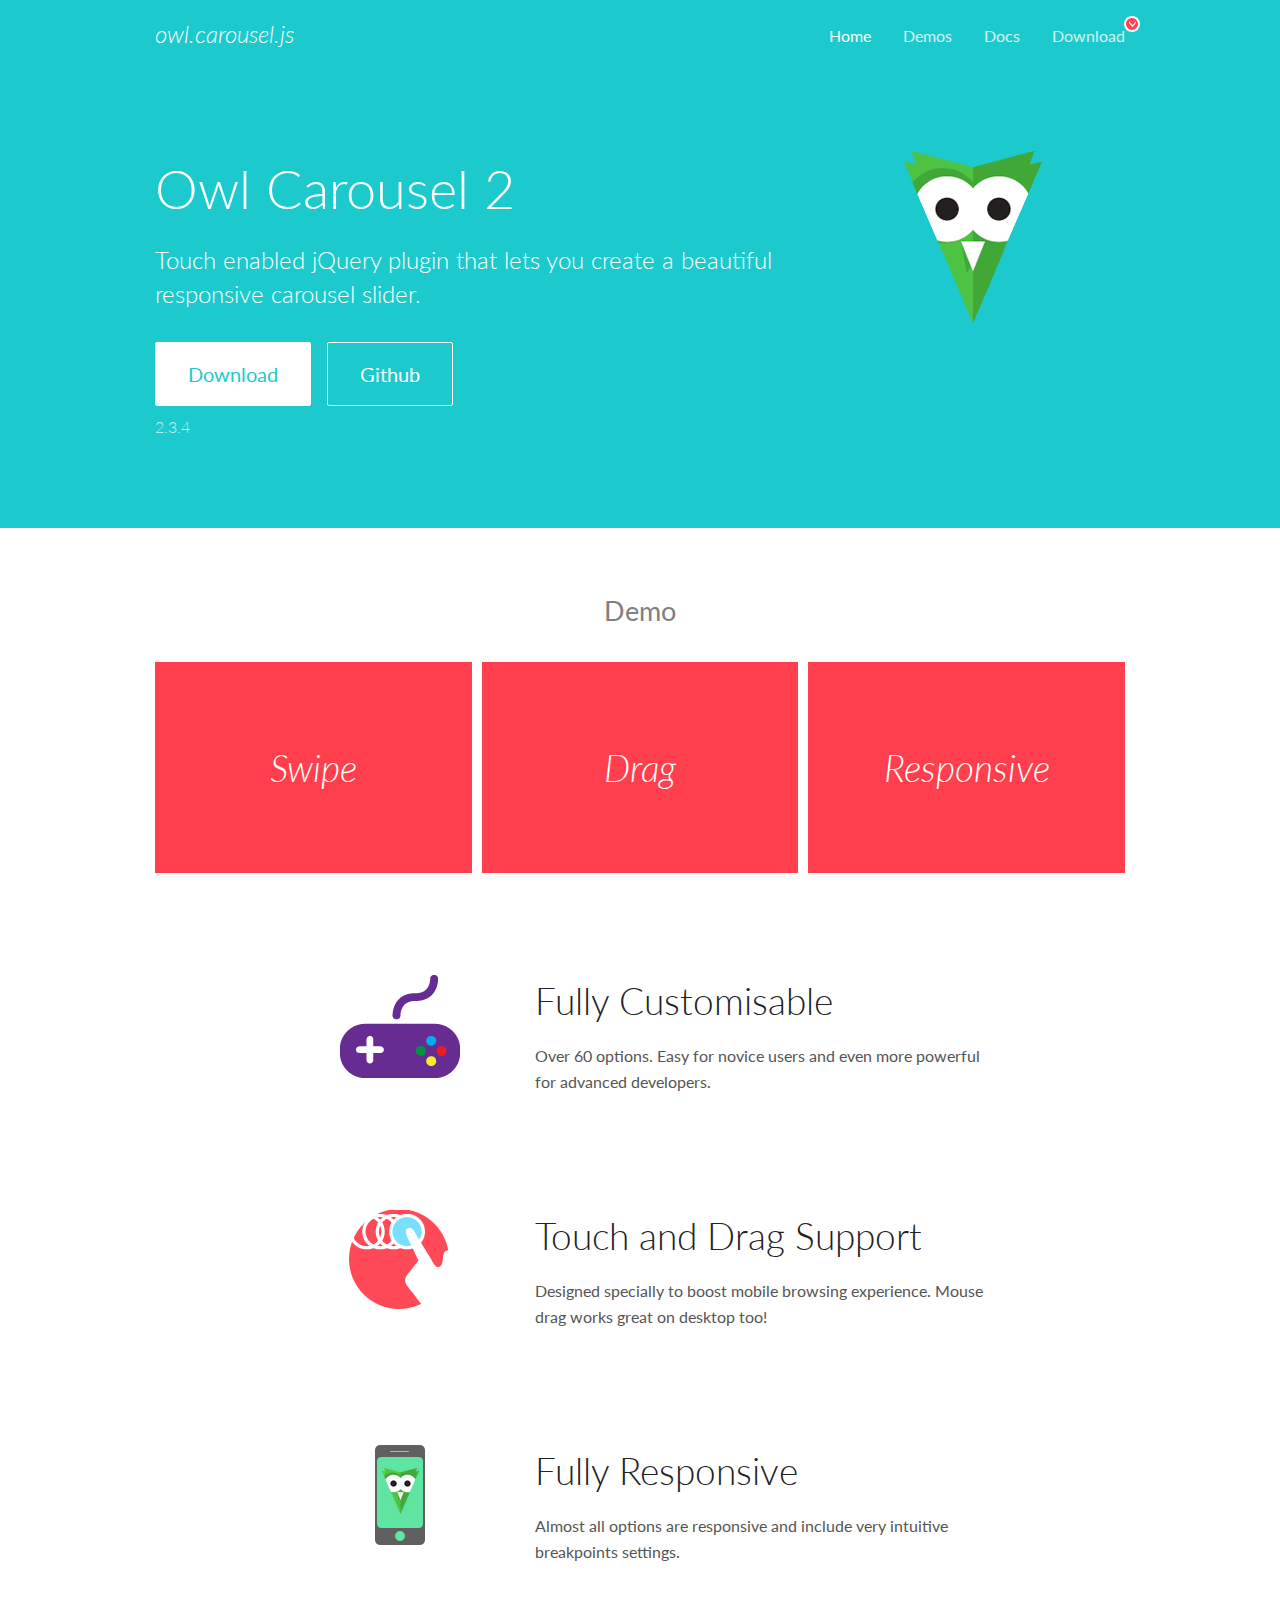
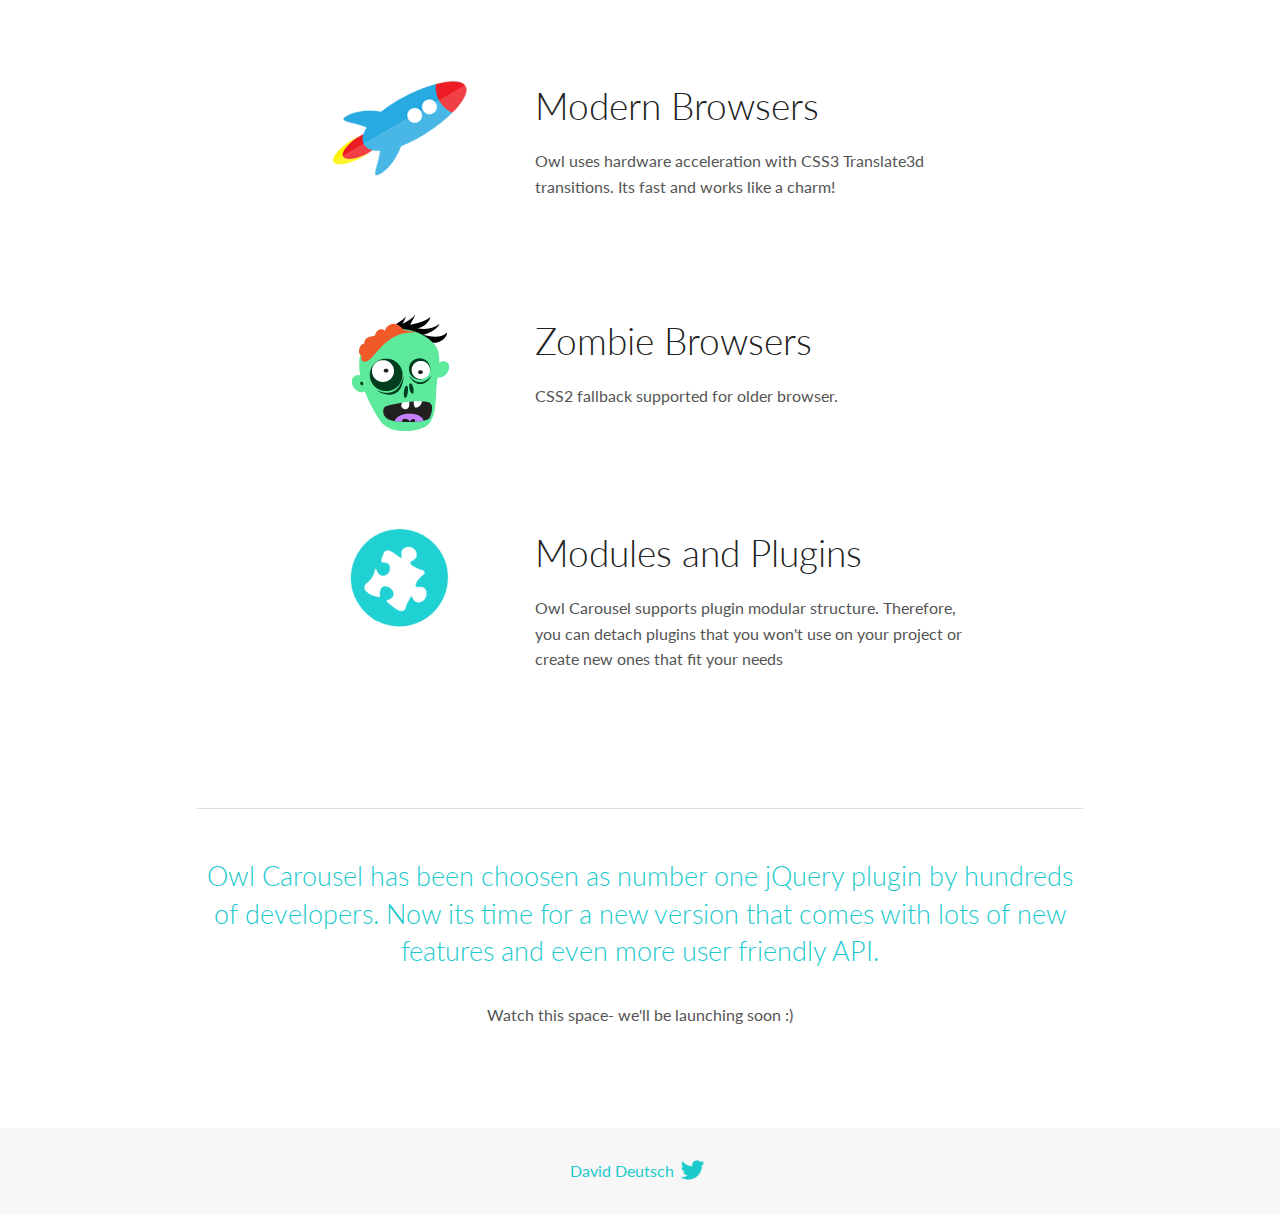
<file: OwlCarousel2-2.3.4/docs/index.html>
<!DOCTYPE html>
<html lang="en">
  <head>

    <!-- head -->
    <meta charset="utf-8">
    <meta name="msapplication-tap-highlight" content="no" />
    <meta name="viewport" content="width=device-width, initial-scale=1.0" />
    <meta name="description" content="Touch enabled jQuery plugin that lets you create beautiful responsive carousel slider.">
    <meta name="author" content="David Deutsch">
    <title>
      Home | Owl Carousel | 2.3.4
    </title>

    <!-- Stylesheets -->
    <link href='https://fonts.googleapis.com/css?family=Lato:300,400,700,400italic,300italic' rel='stylesheet' type='text/css'>
    <link rel="stylesheet" href="assets/css/docs.theme.min.css">

    <!-- Owl Stylesheets -->
    <link rel="stylesheet" href="assets/owlcarousel/assets/owl.carousel.min.css">
    <link rel="stylesheet" href="assets/owlcarousel/assets/owl.theme.default.min.css">

    <!-- HTML5 shim and Respond.js IE8 support of HTML5 elements and media queries -->

    <!--[if lt IE 9]>
      <script src="https://oss.maxcdn.com/libs/html5shiv/3.7.0/html5shiv.js"></script>
      <script src="https://oss.maxcdn.com/libs/respond.js/1.3.0/respond.min.js"></script>
    <![endif]-->

    <!-- Favicons -->
    <link rel="apple-touch-icon-precomposed" sizes="144x144" href="assets/ico/apple-touch-icon-144-precomposed.png">
    <link rel="shortcut icon" href="assets/ico/favicon.png">
    <link rel="shortcut icon" href="favicon.ico">

    <!-- Yeah i know js should not be in header. Its required for demos.-->

    <!-- javascript -->
    <script src="assets/vendors/jquery.min.js"></script>
    <script src="assets/owlcarousel/owl.carousel.js"></script>
  </head>
  <body>

    <!-- header -->
    <header class="header">
      <div class="row">
        <div class="large-12 columns">
          <div class="brand left">
            <h3>
              <a href="/OwlCarousel2/">owl.carousel.js</a> 
            </h3>
          </div>
          <a id="toggle-nav" class="right">
            <span></span> <span></span> <span></span> 
          </a> 
          <div class="nav-bar">
            <ul class="clearfix">
              <li class="active">
                <a href="/OwlCarousel2/index.html">Home</a> 
              </li>
              <li> <a href="/OwlCarousel2/demos/demos.html">Demos</a>  </li>
              <li> <a href="/OwlCarousel2/docs/started-welcome.html">Docs</a>  </li>
              <li>
                <a href="https://github.com/OwlCarousel2/OwlCarousel2/archive/2.3.4.zip">Download</a> 
                <span class="download"></span> 
              </li>
            </ul>
          </div>
        </div>
      </div>
    </header>

    <!-- home panel -->
    <section id="hero">
      <div class="row">
        <div class="large-8 medium-8 columns">
          <h1>Owl Carousel 2</h1>
          <h4>Touch enabled jQuery plugin that lets you create a beautiful responsive carousel slider.</h4>
          <a href="https://github.com/OwlCarousel2/OwlCarousel2/archive/2.3.4.zip" class="hero-button">Download</a> 
          <a href="https://github.com/OwlCarousel2/OwlCarousel2" class="hero-button outline">Github</a> 
          <p>2.3.4</p>
        </div>
        <div class="large-4 medium-4 columns">
          <img class="owl-logo" src="assets/img/owl-logo.png" alt="mr. Owl">
        </div>
      </div>
    </section>

    <!-- body -->
    <div class="home-demo">
      <div class="row">
        <div class="large-12 columns">
          <h3>Demo</h3>
          <div class="owl-carousel">
            <div class="item">
              <h2>Swipe</h2>
            </div>
            <div class="item">
              <h2>Drag</h2>
            </div>
            <div class="item">
              <h2>Responsive</h2>
            </div>
            <div class="item">
              <h2>CSS3</h2>
            </div>
            <div class="item">
              <h2>Fast</h2>
            </div>
            <div class="item">
              <h2>Easy</h2>
            </div>
            <div class="item">
              <h2>Free</h2>
            </div>
            <div class="item">
              <h2>Upgradable</h2>
            </div>
            <div class="item">
              <h2>Tons of options</h2>
            </div>
            <div class="item">
              <h2>Infinity</h2>
            </div>
            <div class="item">
              <h2>Auto Width</h2>
            </div>
          </div>
        </div>
      </div>
    </div>
    <script>
      var owl = $('.owl-carousel');
      owl.owlCarousel({
        margin: 10,
        loop: true,
        responsive: {
          0: {
            items: 1
          },
          600: {
            items: 2
          },
          1000: {
            items: 3
          }
        }
      })
    </script>

    <!-- features -->
    <div id="features">
      <div class="row">
        <div class="small-12 medium-9 small-centered columns">
          <section class="row feature">
            <div class="medium-4 small-12 columns">
              <img src="assets/img/feature-options.png" alt="">
            </div>
            <div class="medium-8 small-12 columns">
              <h2>Fully Customisable</h2>
              <p>Over 60 options. Easy for novice users and even more powerful for advanced developers.</p>
            </div>
          </section>
          <section class="row feature">
            <div class="medium-4 small-12 columns">
              <img src="assets/img/feature-drag.png" alt="">
            </div>
            <div class="medium-8 small-12 columns">
              <h2>Touch and Drag Support</h2>
              <p>Designed specially to boost mobile browsing experience. Mouse drag works great on desktop too!</p>
            </div>
          </section>
          <section class="row feature">
            <div class="medium-4 small-12 columns">
              <img src="assets/img/feature-responsive.png" alt="">
            </div>
            <div class="medium-8 small-12 columns">
              <h2>Fully Responsive</h2>
              <p>Almost all options are responsive and include very intuitive breakpoints settings.</p>
            </div>
          </section>
          <section class="row feature">
            <div class="medium-4 small-12 columns">
              <img src="assets/img/feature-modern.png" alt="">
            </div>
            <div class="medium-8 small-12 columns">
              <h2>Modern Browsers</h2>
              <p>Owl uses hardware acceleration with CSS3 Translate3d transitions. Its fast and works like a charm! </p>
            </div>
          </section>
          <section class="row feature">
            <div class="medium-4 small-12 columns">
              <img src="assets/img/feature-zombie.png" alt="">
            </div>
            <div class="medium-8 small-12 columns">
              <h2>Zombie Browsers</h2>
              <p>CSS2 fallback supported for older browser.</p>
            </div>
          </section>
          <section class="row feature">
            <div class="medium-4 small-12 columns">
              <img src="assets/img/feature-module.png" alt="">
            </div>
            <div class="medium-8 small-12 columns">
              <h2>Modules and Plugins</h2>
              <p>Owl Carousel supports plugin modular structure. Therefore, you can detach plugins that you won&#x27;t use on your project or create new ones that fit your needs</p>
            </div>
          </section>
        </div>
      </div>
    </div>

    <!-- footer -->
    <section id="teaser-text">
      <div class="row">
        <div class="small-12 medium-11 small-centered columns">
          <hr>
          <h3 id="owl-carousel-has-been-choosen-as-number-one-jquery-plugin-by-hundreds-of-developers-now-its-time-for-a-new-version-that-comes-with-lots-of-new-features-and-even-more-user-friendly-api-">Owl Carousel has been choosen as number one jQuery plugin by hundreds of developers. Now its time for a new version that comes with lots of new features and even more user friendly API.</h3>
          <p>Watch this space- we&#39;ll be launching soon :)</p>
        </div>
      </div>
    </section>

    <!-- footer -->
    <footer class="footer">
      <div class="row">
        <div class="large-12 columns">
          <h5>
            <a href="/OwlCarousel2/docs/support-contact.html">David Deutsch</a> 
            <a id="custom-tweet-button" href="https://twitter.com/share?url=https://github.com/OwlCarousel2/OwlCarousel2&text=Owl Carousel - This is so awesome! " target="_blank"></a> 
          </h5>
        </div>
      </div>
    </footer>

    <!-- vendors -->
    <script src="assets/vendors/highlight.js"></script>
    <script src="assets/js/app.js"></script>
  </body>
</html>
</file>
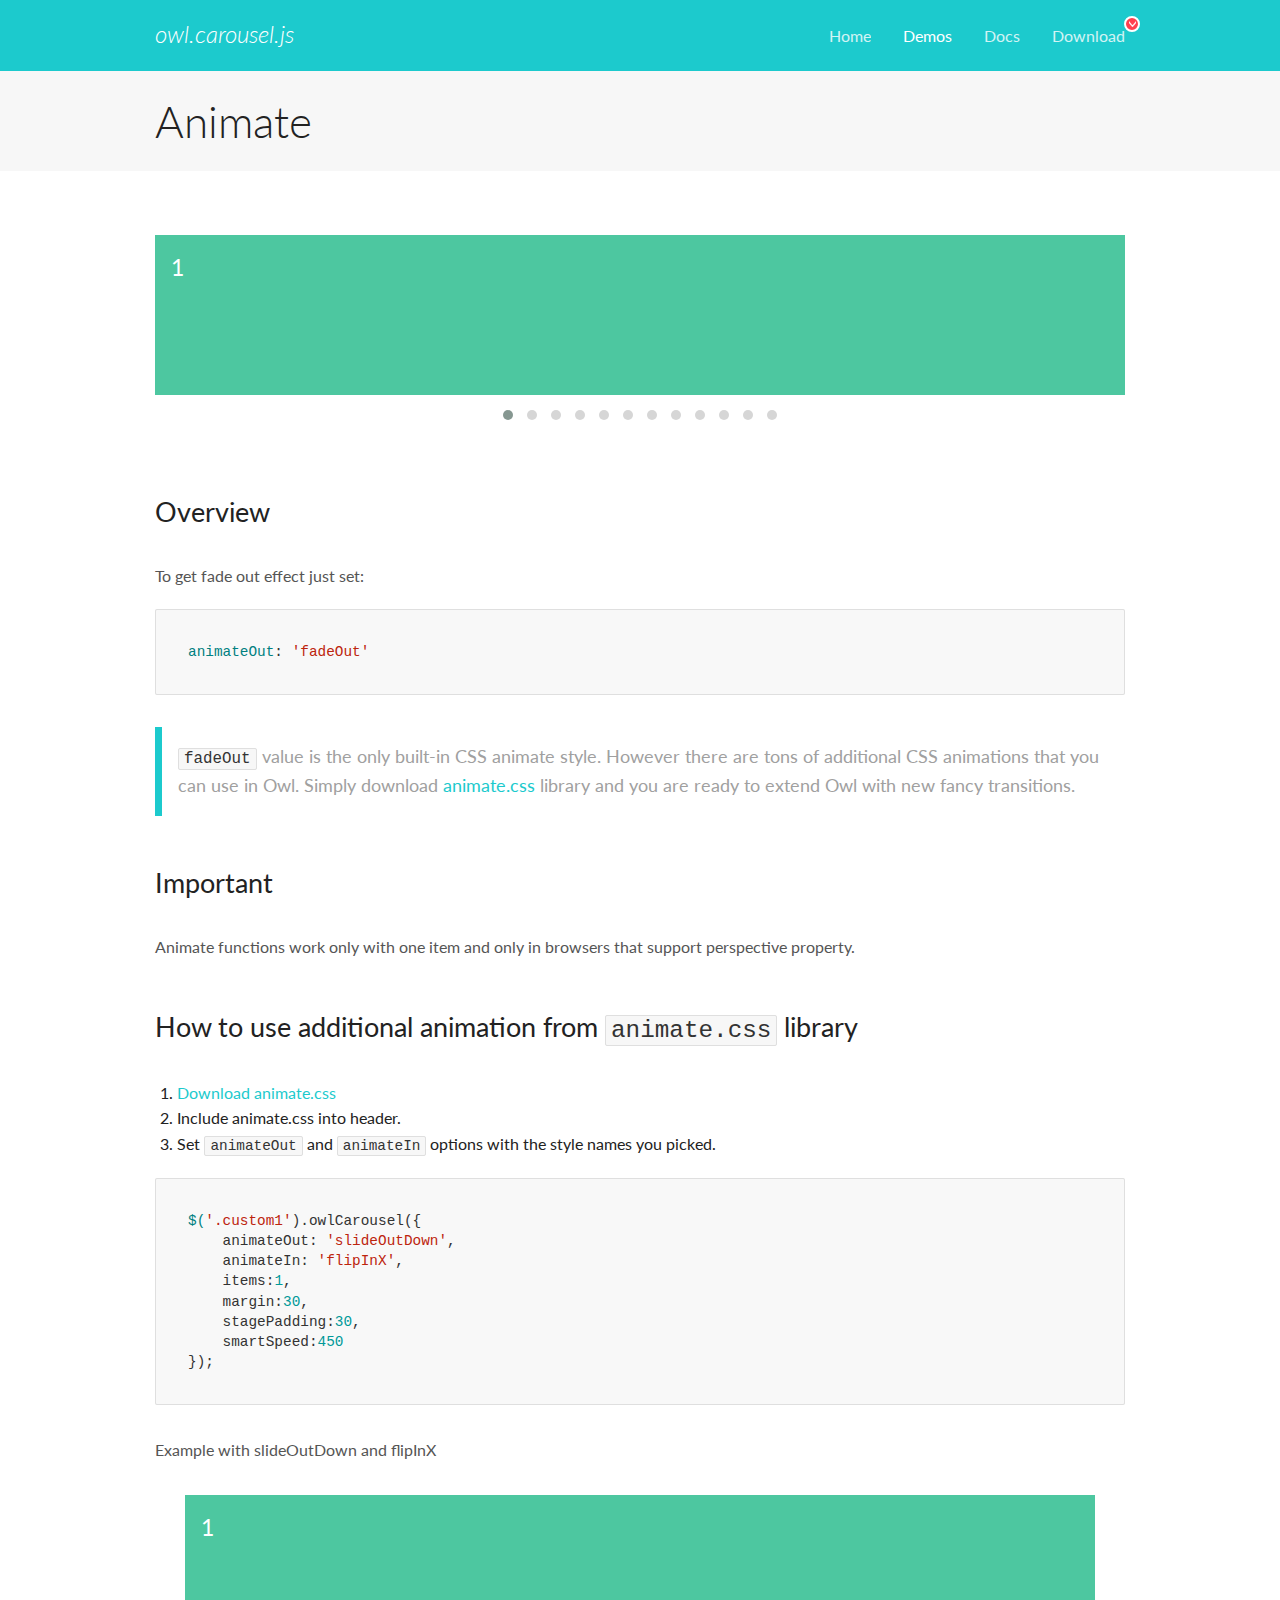
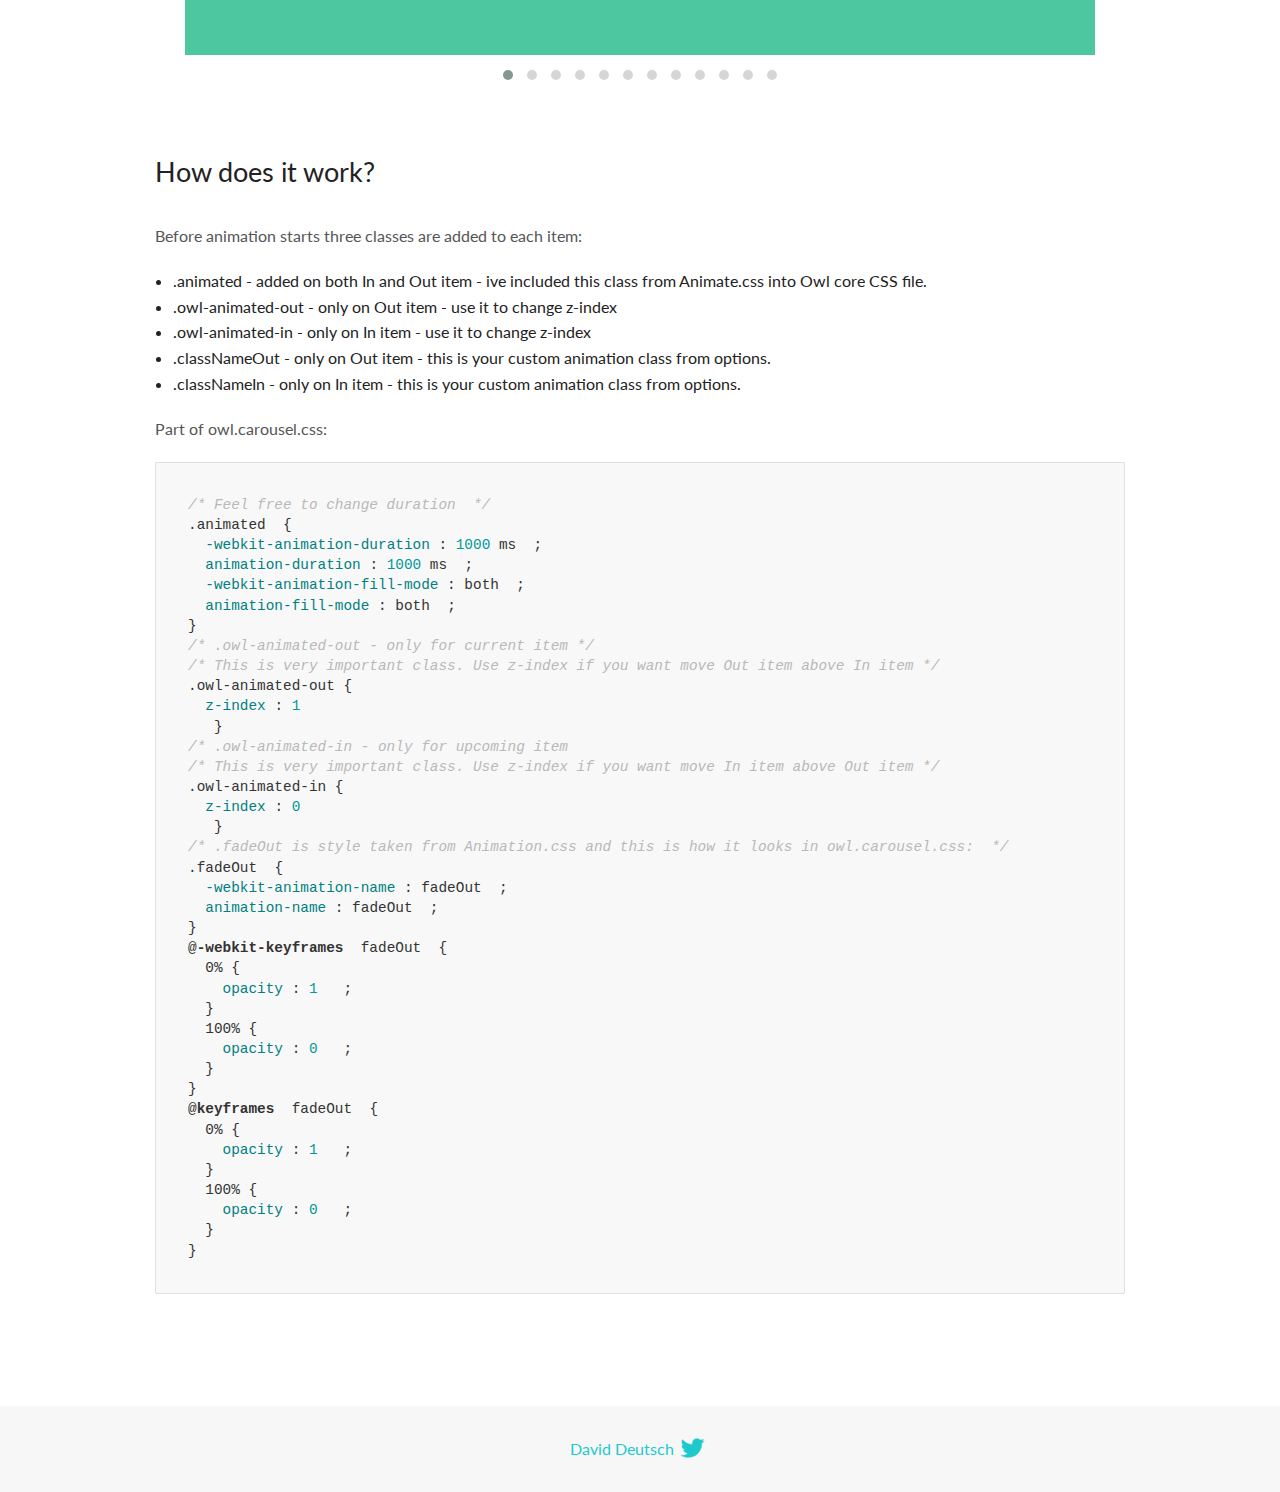
<file: OwlCarousel2-2.3.4/docs/demos/animate.html>
<!DOCTYPE html>
<html lang="en">
  <head>

    <!-- head -->
    <meta charset="utf-8">
    <meta name="msapplication-tap-highlight" content="no" />
    <meta name="viewport" content="width=device-width, initial-scale=1.0" />
    <meta name="description" content="Animate carousel">
    <meta name="author" content="David Deutsch">
    <title>
      Animate Demo | Owl Carousel | 2.3.4
    </title>

    <!-- Stylesheets -->
    <link href='https://fonts.googleapis.com/css?family=Lato:300,400,700,400italic,300italic' rel='stylesheet' type='text/css'>
    <link rel="stylesheet" href="../assets/css/docs.theme.min.css">

    <!-- Owl Stylesheets -->
    <link rel="stylesheet" href="../assets/owlcarousel/assets/owl.carousel.min.css">
    <link rel="stylesheet" href="../assets/owlcarousel/assets/owl.theme.default.min.css">

    <!-- HTML5 shim and Respond.js IE8 support of HTML5 elements and media queries -->

    <!--[if lt IE 9]>
      <script src="https://oss.maxcdn.com/libs/html5shiv/3.7.0/html5shiv.js"></script>
      <script src="https://oss.maxcdn.com/libs/respond.js/1.3.0/respond.min.js"></script>
    <![endif]-->

    <!-- Favicons -->
    <link rel="apple-touch-icon-precomposed" sizes="144x144" href="../assets/ico/apple-touch-icon-144-precomposed.png">
    <link rel="shortcut icon" href="../assets/ico/favicon.png">
    <link rel="shortcut icon" href="favicon.ico">

    <!-- Yeah i know js should not be in header. Its required for demos.-->

    <!-- javascript -->
    <script src="../assets/vendors/jquery.min.js"></script>
    <script src="../assets/owlcarousel/owl.carousel.js"></script>
  </head>
  <body>

    <!-- header -->
    <header class="header">
      <div class="row">
        <div class="large-12 columns">
          <div class="brand left">
            <h3>
              <a href="/OwlCarousel2/">owl.carousel.js</a> 
            </h3>
          </div>
          <a id="toggle-nav" class="right">
            <span></span> <span></span> <span></span> 
          </a> 
          <div class="nav-bar">
            <ul class="clearfix">
              <li> <a href="/OwlCarousel2/index.html">Home</a>  </li>
              <li class="active">
                <a href="/OwlCarousel2/demos/demos.html">Demos</a> 
              </li>
              <li> <a href="/OwlCarousel2/docs/started-welcome.html">Docs</a>  </li>
              <li>
                <a href="https://github.com/OwlCarousel2/OwlCarousel2/archive/2.3.4.zip">Download</a> 
                <span class="download"></span> 
              </li>
            </ul>
          </div>
        </div>
      </div>
    </header>

    <!-- title -->
    <section class="title">
      <div class="row">
        <div class="large-12 columns">
          <h1>Animate</h1>
        </div>
      </div>
    </section>

    <!--  Demos -->
    <section id="demos">
      <div class="row">
        <div class="large-12 columns">
          <div class="fadeOut owl-carousel owl-theme">
            <div class="item">
              <h4>1</h4>
            </div>
            <div class="item">
              <h4>2</h4>
            </div>
            <div class="item">
              <h4>3</h4>
            </div>
            <div class="item">
              <h4>4</h4>
            </div>
            <div class="item">
              <h4>5</h4>
            </div>
            <div class="item">
              <h4>6</h4>
            </div>
            <div class="item">
              <h4>7</h4>
            </div>
            <div class="item">
              <h4>8</h4>
            </div>
            <div class="item">
              <h4>9</h4>
            </div>
            <div class="item">
              <h4>10</h4>
            </div>
            <div class="item">
              <h4>11</h4>
            </div>
            <div class="item">
              <h4>12</h4>
            </div>
          </div>
          <h3 id="overview">Overview</h3>
          <p>To get fade out effect just set:</p>
          <pre><code>animateOut: &#39;fadeOut&#39;</code></pre>
          <blockquote>
            <p><code>fadeOut</code> value is the only built-in CSS animate style. However there are tons of additional CSS animations that you can use in Owl. Simply download
              <a href="https://daneden.github.io/animate.css/">animate.css</a>  library and you are ready to extend Owl with new fancy transitions.</p>
          </blockquote>
          <h3 id="important">Important</h3>
          <p>Animate functions work only with one item and only in browsers that support perspective property.</p>
          <h3 id="how-to-use-additional-animation-from-animate-css-library">How to use additional animation from <code>animate.css</code> library</h3>
          <ol>
            <li> <a href="https://daneden.github.io/animate.css/">Download animate.css</a>  </li>
            <li>Include animate.css into header.</li>
            <li>Set <code>animateOut</code> and <code>animateIn</code> options with the style names you picked.</li>
          </ol>
          <pre><code>$(&#39;.custom1&#39;).owlCarousel({
    animateOut: &#39;slideOutDown&#39;,
    animateIn: &#39;flipInX&#39;,
    items:1,
    margin:30,
    stagePadding:30,
    smartSpeed:450
});</code></pre>
          <p>Example with slideOutDown and flipInX</p>
          <div class="custom1 owl-carousel owl-theme">
            <div class="item">
              <h4>1</h4>
            </div>
            <div class="item">
              <h4>2</h4>
            </div>
            <div class="item">
              <h4>3</h4>
            </div>
            <div class="item">
              <h4>4</h4>
            </div>
            <div class="item">
              <h4>5</h4>
            </div>
            <div class="item">
              <h4>6</h4>
            </div>
            <div class="item">
              <h4>7</h4>
            </div>
            <div class="item">
              <h4>8</h4>
            </div>
            <div class="item">
              <h4>9</h4>
            </div>
            <div class="item">
              <h4>10</h4>
            </div>
            <div class="item">
              <h4>11</h4>
            </div>
            <div class="item">
              <h4>12</h4>
            </div>
          </div>
          <h3 id="how-does-it-work-">How does it work?</h3>
          <p>Before animation starts three classes are added to each item:</p>
          <ul>
            <li>.animated - added on both In and Out item - ive included this class from Animate.css into Owl core CSS file.</li>
            <li>.owl-animated-out - only on Out item - use it to change z-index</li>
            <li>.owl-animated-in - only on In item - use it to change z-index</li>
            <li>.classNameOut - only on Out item - this is your custom animation class from options.</li>
            <li>.classNameIn - only on In item - this is your custom animation class from options.</li>
          </ul>
          <p>Part of owl.carousel.css:</p>
          <pre><code class="language-css"><span class="comment">/* Feel free to change duration  */</span> 
<span class="class">.animated</span>  <span class="rules">{
  <span class="rule"><span class="attribute">-webkit-animation-duration</span> :<span class="value"> <span class="number">1000</span> ms</span> </span> ;
  <span class="rule"><span class="attribute">animation-duration</span> :<span class="value"> <span class="number">1000</span> ms</span> </span> ;
  <span class="rule"><span class="attribute">-webkit-animation-fill-mode</span> :<span class="value"> both</span> </span> ;
  <span class="rule"><span class="attribute">animation-fill-mode</span> :<span class="value"> both</span> </span> ;
<span class="rule">}</span> </span> 
<span class="comment">/* .owl-animated-out - only for current item */</span> 
<span class="comment">/* This is very important class. Use z-index if you want move Out item above In item */</span> 
<span class="class">.owl-animated-out</span> <span class="rules">{
  <span class="rule"><span class="attribute">z-index</span> :<span class="value"> <span class="number">1</span> 
</span> </span> </span> }
<span class="comment">/* .owl-animated-in - only for upcoming item
/* This is very important class. Use z-index if you want move In item above Out item */</span> 
<span class="class">.owl-animated-in</span> <span class="rules">{
  <span class="rule"><span class="attribute">z-index</span> :<span class="value"> <span class="number">0</span> 
</span> </span> </span> }
<span class="comment">/* .fadeOut is style taken from Animation.css and this is how it looks in owl.carousel.css:  */</span> 
<span class="class">.fadeOut</span>  <span class="rules">{
  <span class="rule"><span class="attribute">-webkit-animation-name</span> :<span class="value"> fadeOut</span> </span> ;
  <span class="rule"><span class="attribute">animation-name</span> :<span class="value"> fadeOut</span> </span> ;
<span class="rule">}</span> </span> 
<span class="at_rule">@<span class="keyword">-webkit-keyframes</span>  fadeOut </span> {
  0% <span class="rules">{
    <span class="rule"><span class="attribute">opacity</span> :<span class="value"> <span class="number">1</span> </span> </span> ;
  <span class="rule">}</span> </span> 
  100% <span class="rules">{
    <span class="rule"><span class="attribute">opacity</span> :<span class="value"> <span class="number">0</span> </span> </span> ;
  <span class="rule">}</span> </span> 
}
<span class="at_rule">@<span class="keyword">keyframes</span>  fadeOut </span> {
  0% <span class="rules">{
    <span class="rule"><span class="attribute">opacity</span> :<span class="value"> <span class="number">1</span> </span> </span> ;
  <span class="rule">}</span> </span> 
  100% <span class="rules">{
    <span class="rule"><span class="attribute">opacity</span> :<span class="value"> <span class="number">0</span> </span> </span> ;
  <span class="rule">}</span> </span> 
}</code></pre>
          <link rel="stylesheet" href="../assets/css/animate.css">
          <script>
            jQuery(document).ready(function($) {
              $('.fadeOut').owlCarousel({
                items: 1,
                animateOut: 'fadeOut',
                loop: true,
                margin: 10,
              });
              $('.custom1').owlCarousel({
                animateOut: 'slideOutDown',
                animateIn: 'flipInX',
                items: 1,
                margin: 30,
                stagePadding: 30,
                smartSpeed: 450
              });
            });
          </script>
        </div>
      </div>
    </section>

    <!-- footer -->
    <footer class="footer">
      <div class="row">
        <div class="large-12 columns">
          <h5>
            <a href="/OwlCarousel2/docs/support-contact.html">David Deutsch</a> 
            <a id="custom-tweet-button" href="https://twitter.com/share?url=https://github.com/OwlCarousel2/OwlCarousel2&text=Owl Carousel - This is so awesome! " target="_blank"></a> 
          </h5>
        </div>
      </div>
    </footer>

    <!-- vendors -->
    <script src="../assets/vendors/highlight.js"></script>
    <script src="../assets/js/app.js"></script>
  </body>
</html>
</file>
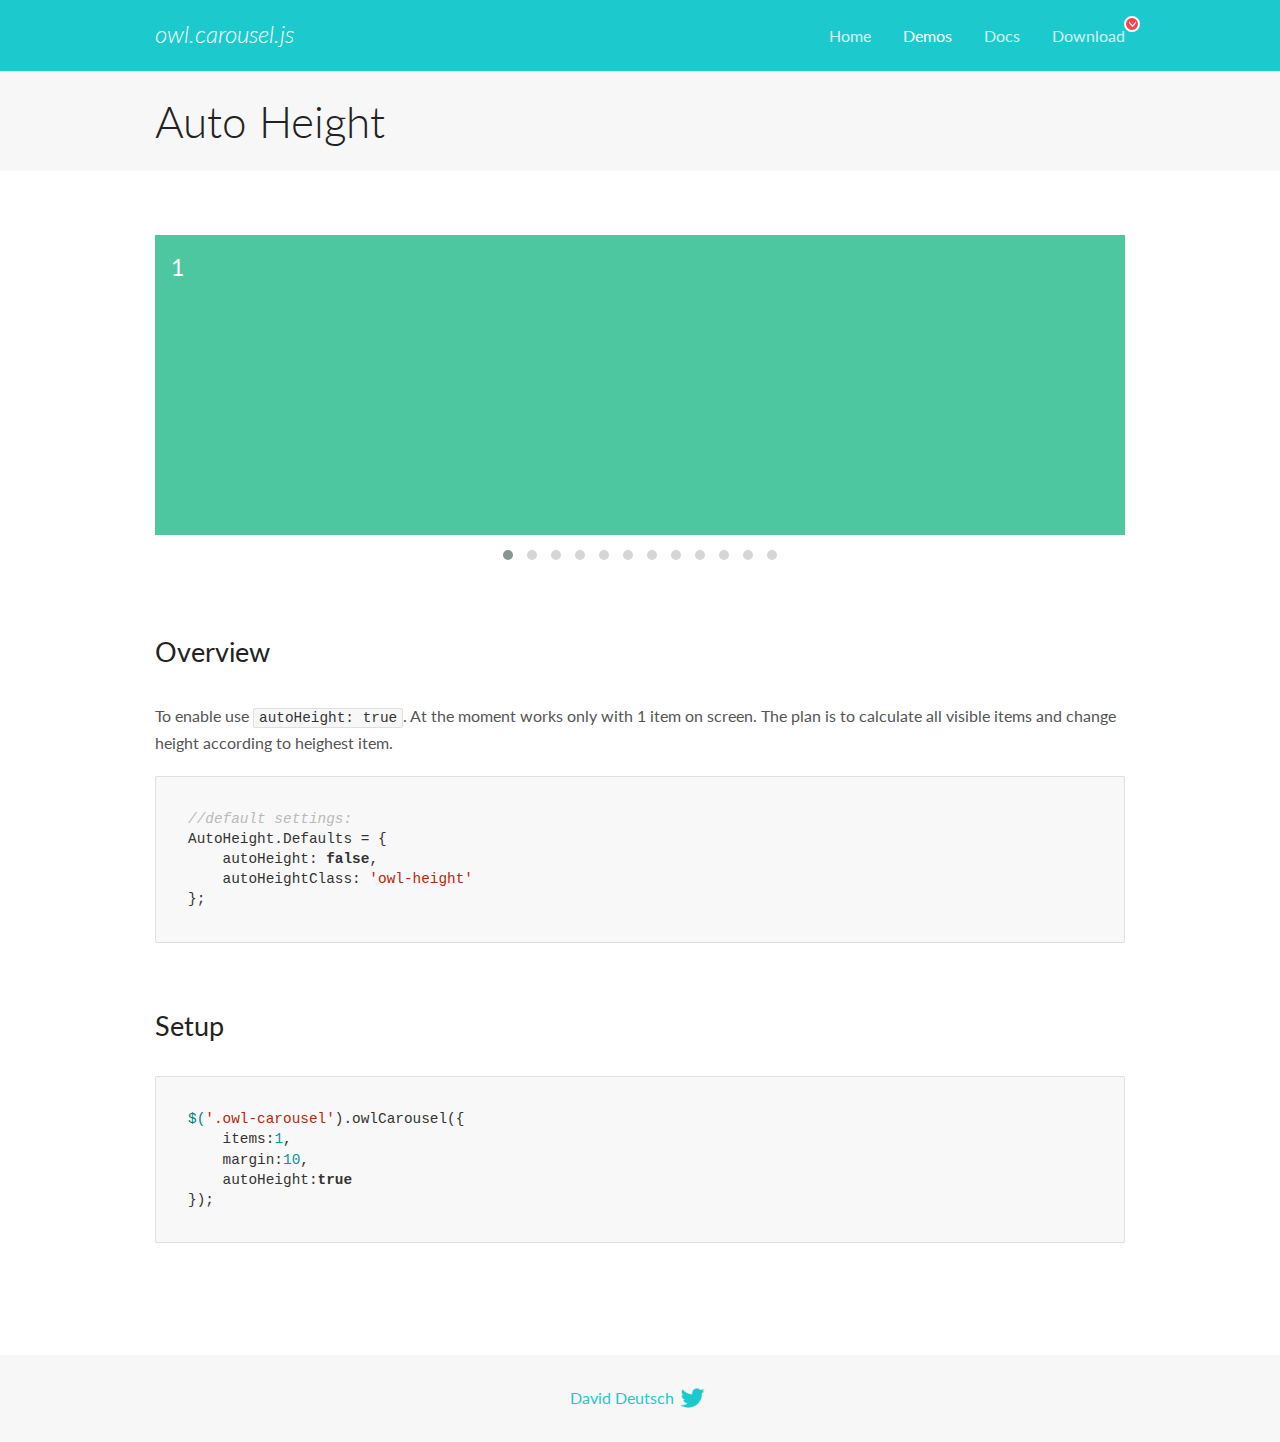
<file: OwlCarousel2-2.3.4/docs/demos/autoheight.html>
<!DOCTYPE html>
<html lang="en">
  <head>

    <!-- head -->
    <meta charset="utf-8">
    <meta name="msapplication-tap-highlight" content="no" />
    <meta name="viewport" content="width=device-width, initial-scale=1.0" />
    <meta name="description" content="autoHeight usage demo">
    <meta name="author" content="David Deutsch">
    <title>
      Auto Height Demo | Owl Carousel | 2.3.4
    </title>

    <!-- Stylesheets -->
    <link href='https://fonts.googleapis.com/css?family=Lato:300,400,700,400italic,300italic' rel='stylesheet' type='text/css'>
    <link rel="stylesheet" href="../assets/css/docs.theme.min.css">

    <!-- Owl Stylesheets -->
    <link rel="stylesheet" href="../assets/owlcarousel/assets/owl.carousel.min.css">
    <link rel="stylesheet" href="../assets/owlcarousel/assets/owl.theme.default.min.css">

    <!-- HTML5 shim and Respond.js IE8 support of HTML5 elements and media queries -->

    <!--[if lt IE 9]>
      <script src="https://oss.maxcdn.com/libs/html5shiv/3.7.0/html5shiv.js"></script>
      <script src="https://oss.maxcdn.com/libs/respond.js/1.3.0/respond.min.js"></script>
    <![endif]-->

    <!-- Favicons -->
    <link rel="apple-touch-icon-precomposed" sizes="144x144" href="../assets/ico/apple-touch-icon-144-precomposed.png">
    <link rel="shortcut icon" href="../assets/ico/favicon.png">
    <link rel="shortcut icon" href="favicon.ico">

    <!-- Yeah i know js should not be in header. Its required for demos.-->

    <!-- javascript -->
    <script src="../assets/vendors/jquery.min.js"></script>
    <script src="../assets/owlcarousel/owl.carousel.js"></script>
  </head>
  <body>

    <!-- header -->
    <header class="header">
      <div class="row">
        <div class="large-12 columns">
          <div class="brand left">
            <h3>
              <a href="/OwlCarousel2/">owl.carousel.js</a> 
            </h3>
          </div>
          <a id="toggle-nav" class="right">
            <span></span> <span></span> <span></span> 
          </a> 
          <div class="nav-bar">
            <ul class="clearfix">
              <li> <a href="/OwlCarousel2/index.html">Home</a>  </li>
              <li class="active">
                <a href="/OwlCarousel2/demos/demos.html">Demos</a> 
              </li>
              <li> <a href="/OwlCarousel2/docs/started-welcome.html">Docs</a>  </li>
              <li>
                <a href="https://github.com/OwlCarousel2/OwlCarousel2/archive/2.3.4.zip">Download</a> 
                <span class="download"></span> 
              </li>
            </ul>
          </div>
        </div>
      </div>
    </header>

    <!-- title -->
    <section class="title">
      <div class="row">
        <div class="large-12 columns">
          <h1>Auto Height</h1>
        </div>
      </div>
    </section>

    <!--  Demos -->
    <section id="demos">
      <div class="row">
        <div class="large-12 columns">
          <div class="owl-carousel owl-theme">
            <div class="item" style="height:300px">
              <h4>1</h4>
            </div>
            <div class="item" style="height:100px">
              <h4>2</h4>
            </div>
            <div class="item" style="height:500px">
              <h4>3</h4>
            </div>
            <div class="item" style="height:250px">
              <h4>4</h4>
            </div>
            <div class="item" style="height:400px">
              <h4>5</h4>
            </div>
            <div class="item" style="height:500px">
              <h4>6</h4>
            </div>
            <div class="item" style="height:600px">
              <h4>7</h4>
            </div>
            <div class="item" style="height:400px">
              <h4>8</h4>
            </div>
            <div class="item" style="height:300px">
              <h4>9</h4>
            </div>
            <div class="item" style="height:350px">
              <h4>10</h4>
            </div>
            <div class="item" style="height:200px">
              <h4>11</h4>
            </div>
            <div class="item" style="height:150px">
              <h4>12</h4>
            </div>
          </div>
          <h3 id="overview">Overview</h3>
          <p>To enable use <code>autoHeight: true</code>. At the moment works only with 1 item on screen. The plan is to calculate all visible items and change height according to heighest item.</p>
          <pre><code>//default settings:
AutoHeight.Defaults = {
    autoHeight: false,
    autoHeightClass: &#39;owl-height&#39;
};</code></pre>
          <h3 id="setup">Setup</h3>
          <pre><code>$(&#39;.owl-carousel&#39;).owlCarousel({
    items:1,
    margin:10,
    autoHeight:true
});</code></pre>
          <script>
            $(document).ready(function() {
              $('.owl-carousel').owlCarousel({
                items: 1,
                margin: 10,
                autoHeight: true
              });
            })
          </script>
        </div>
      </div>
    </section>

    <!-- footer -->
    <footer class="footer">
      <div class="row">
        <div class="large-12 columns">
          <h5>
            <a href="/OwlCarousel2/docs/support-contact.html">David Deutsch</a> 
            <a id="custom-tweet-button" href="https://twitter.com/share?url=https://github.com/OwlCarousel2/OwlCarousel2&text=Owl Carousel - This is so awesome! " target="_blank"></a> 
          </h5>
        </div>
      </div>
    </footer>

    <!-- vendors -->
    <script src="../assets/vendors/highlight.js"></script>
    <script src="../assets/js/app.js"></script>
  </body>
</html>
</file>
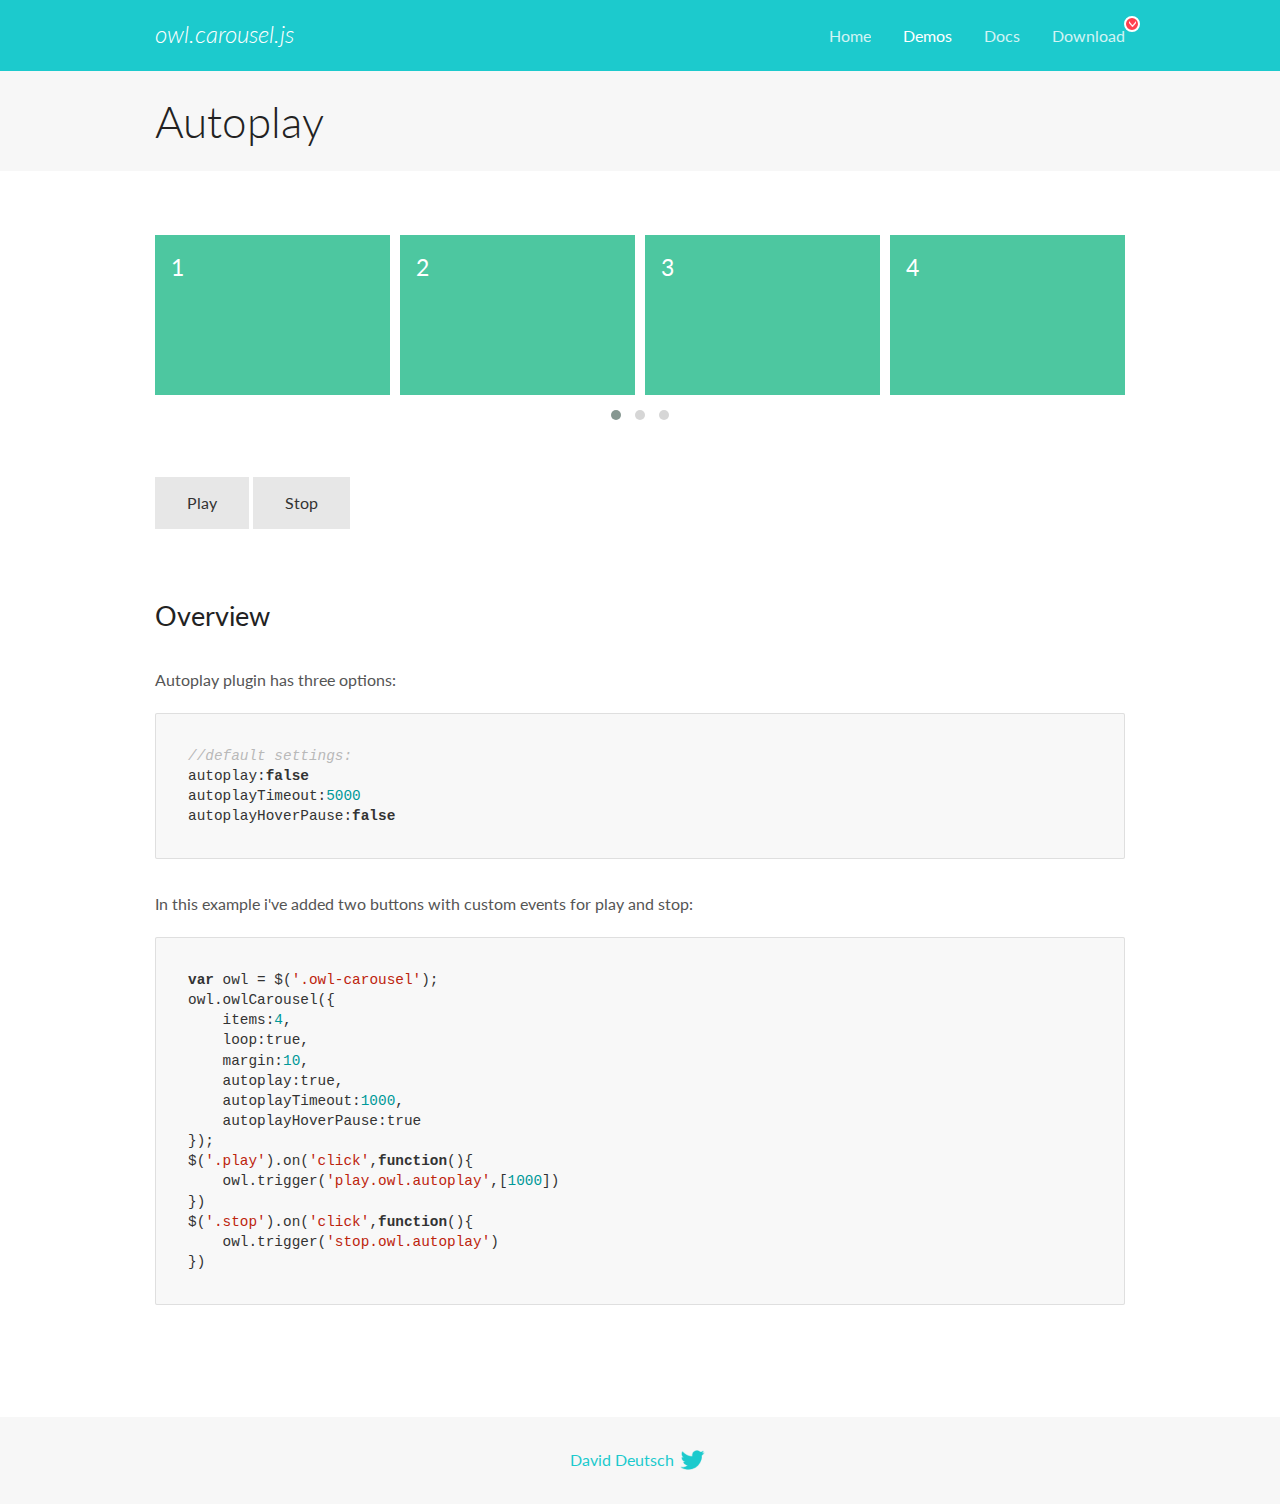
<file: OwlCarousel2-2.3.4/docs/demos/autoplay.html>
<!DOCTYPE html>
<html lang="en">
  <head>

    <!-- head -->
    <meta charset="utf-8">
    <meta name="msapplication-tap-highlight" content="no" />
    <meta name="viewport" content="width=device-width, initial-scale=1.0" />
    <meta name="description" content="Autoplay usage demo">
    <meta name="author" content="David Deutsch">
    <title>
      Autoplay Demo | Owl Carousel | 2.3.4
    </title>

    <!-- Stylesheets -->
    <link href='https://fonts.googleapis.com/css?family=Lato:300,400,700,400italic,300italic' rel='stylesheet' type='text/css'>
    <link rel="stylesheet" href="../assets/css/docs.theme.min.css">

    <!-- Owl Stylesheets -->
    <link rel="stylesheet" href="../assets/owlcarousel/assets/owl.carousel.min.css">
    <link rel="stylesheet" href="../assets/owlcarousel/assets/owl.theme.default.min.css">

    <!-- HTML5 shim and Respond.js IE8 support of HTML5 elements and media queries -->

    <!--[if lt IE 9]>
      <script src="https://oss.maxcdn.com/libs/html5shiv/3.7.0/html5shiv.js"></script>
      <script src="https://oss.maxcdn.com/libs/respond.js/1.3.0/respond.min.js"></script>
    <![endif]-->

    <!-- Favicons -->
    <link rel="apple-touch-icon-precomposed" sizes="144x144" href="../assets/ico/apple-touch-icon-144-precomposed.png">
    <link rel="shortcut icon" href="../assets/ico/favicon.png">
    <link rel="shortcut icon" href="favicon.ico">

    <!-- Yeah i know js should not be in header. Its required for demos.-->

    <!-- javascript -->
    <script src="../assets/vendors/jquery.min.js"></script>
    <script src="../assets/owlcarousel/owl.carousel.js"></script>
  </head>
  <body>

    <!-- header -->
    <header class="header">
      <div class="row">
        <div class="large-12 columns">
          <div class="brand left">
            <h3>
              <a href="/OwlCarousel2/">owl.carousel.js</a> 
            </h3>
          </div>
          <a id="toggle-nav" class="right">
            <span></span> <span></span> <span></span> 
          </a> 
          <div class="nav-bar">
            <ul class="clearfix">
              <li> <a href="/OwlCarousel2/index.html">Home</a>  </li>
              <li class="active">
                <a href="/OwlCarousel2/demos/demos.html">Demos</a> 
              </li>
              <li> <a href="/OwlCarousel2/docs/started-welcome.html">Docs</a>  </li>
              <li>
                <a href="https://github.com/OwlCarousel2/OwlCarousel2/archive/2.3.4.zip">Download</a> 
                <span class="download"></span> 
              </li>
            </ul>
          </div>
        </div>
      </div>
    </header>

    <!-- title -->
    <section class="title">
      <div class="row">
        <div class="large-12 columns">
          <h1>Autoplay</h1>
        </div>
      </div>
    </section>

    <!--  Demos -->
    <section id="demos">
      <div class="row">
        <div class="large-12 columns">
          <div class="owl-carousel owl-theme">
            <div class="item">
              <h4>1</h4>
            </div>
            <div class="item">
              <h4>2</h4>
            </div>
            <div class="item">
              <h4>3</h4>
            </div>
            <div class="item">
              <h4>4</h4>
            </div>
            <div class="item">
              <h4>5</h4>
            </div>
            <div class="item">
              <h4>6</h4>
            </div>
            <div class="item">
              <h4>7</h4>
            </div>
            <div class="item">
              <h4>8</h4>
            </div>
            <div class="item">
              <h4>9</h4>
            </div>
            <div class="item">
              <h4>10</h4>
            </div>
            <div class="item">
              <h4>11</h4>
            </div>
            <div class="item">
              <h4>12</h4>
            </div>
          </div>
          <a class="button secondary play">Play</a> 
          <a class="button secondary stop">Stop</a> 
          <h3 id="overview">Overview</h3>
          <p>Autoplay plugin has three options:</p>
          <pre><code>//default settings:
autoplay:false
autoplayTimeout:5000
autoplayHoverPause:false</code></pre>
          <p>In this example i&#39;ve added two buttons with custom events for play and stop:</p>
          <pre><code>var owl = $(&#39;.owl-carousel&#39;);
owl.owlCarousel({
    items:4,
    loop:true,
    margin:10,
    autoplay:true,
    autoplayTimeout:1000,
    autoplayHoverPause:true
});
$(&#39;.play&#39;).on(&#39;click&#39;,function(){
    owl.trigger(&#39;play.owl.autoplay&#39;,[1000])
})
$(&#39;.stop&#39;).on(&#39;click&#39;,function(){
    owl.trigger(&#39;stop.owl.autoplay&#39;)
})</code></pre>
          <script>
            $(document).ready(function() {
              var owl = $('.owl-carousel');
              owl.owlCarousel({
                items: 4,
                loop: true,
                margin: 10,
                autoplay: true,
                autoplayTimeout: 1000,
                autoplayHoverPause: true
              });
              $('.play').on('click', function() {
                owl.trigger('play.owl.autoplay', [1000])
              })
              $('.stop').on('click', function() {
                owl.trigger('stop.owl.autoplay')
              })
            })
          </script>
        </div>
      </div>
    </section>

    <!-- footer -->
    <footer class="footer">
      <div class="row">
        <div class="large-12 columns">
          <h5>
            <a href="/OwlCarousel2/docs/support-contact.html">David Deutsch</a> 
            <a id="custom-tweet-button" href="https://twitter.com/share?url=https://github.com/OwlCarousel2/OwlCarousel2&text=Owl Carousel - This is so awesome! " target="_blank"></a> 
          </h5>
        </div>
      </div>
    </footer>

    <!-- vendors -->
    <script src="../assets/vendors/highlight.js"></script>
    <script src="../assets/js/app.js"></script>
  </body>
</html>
</file>
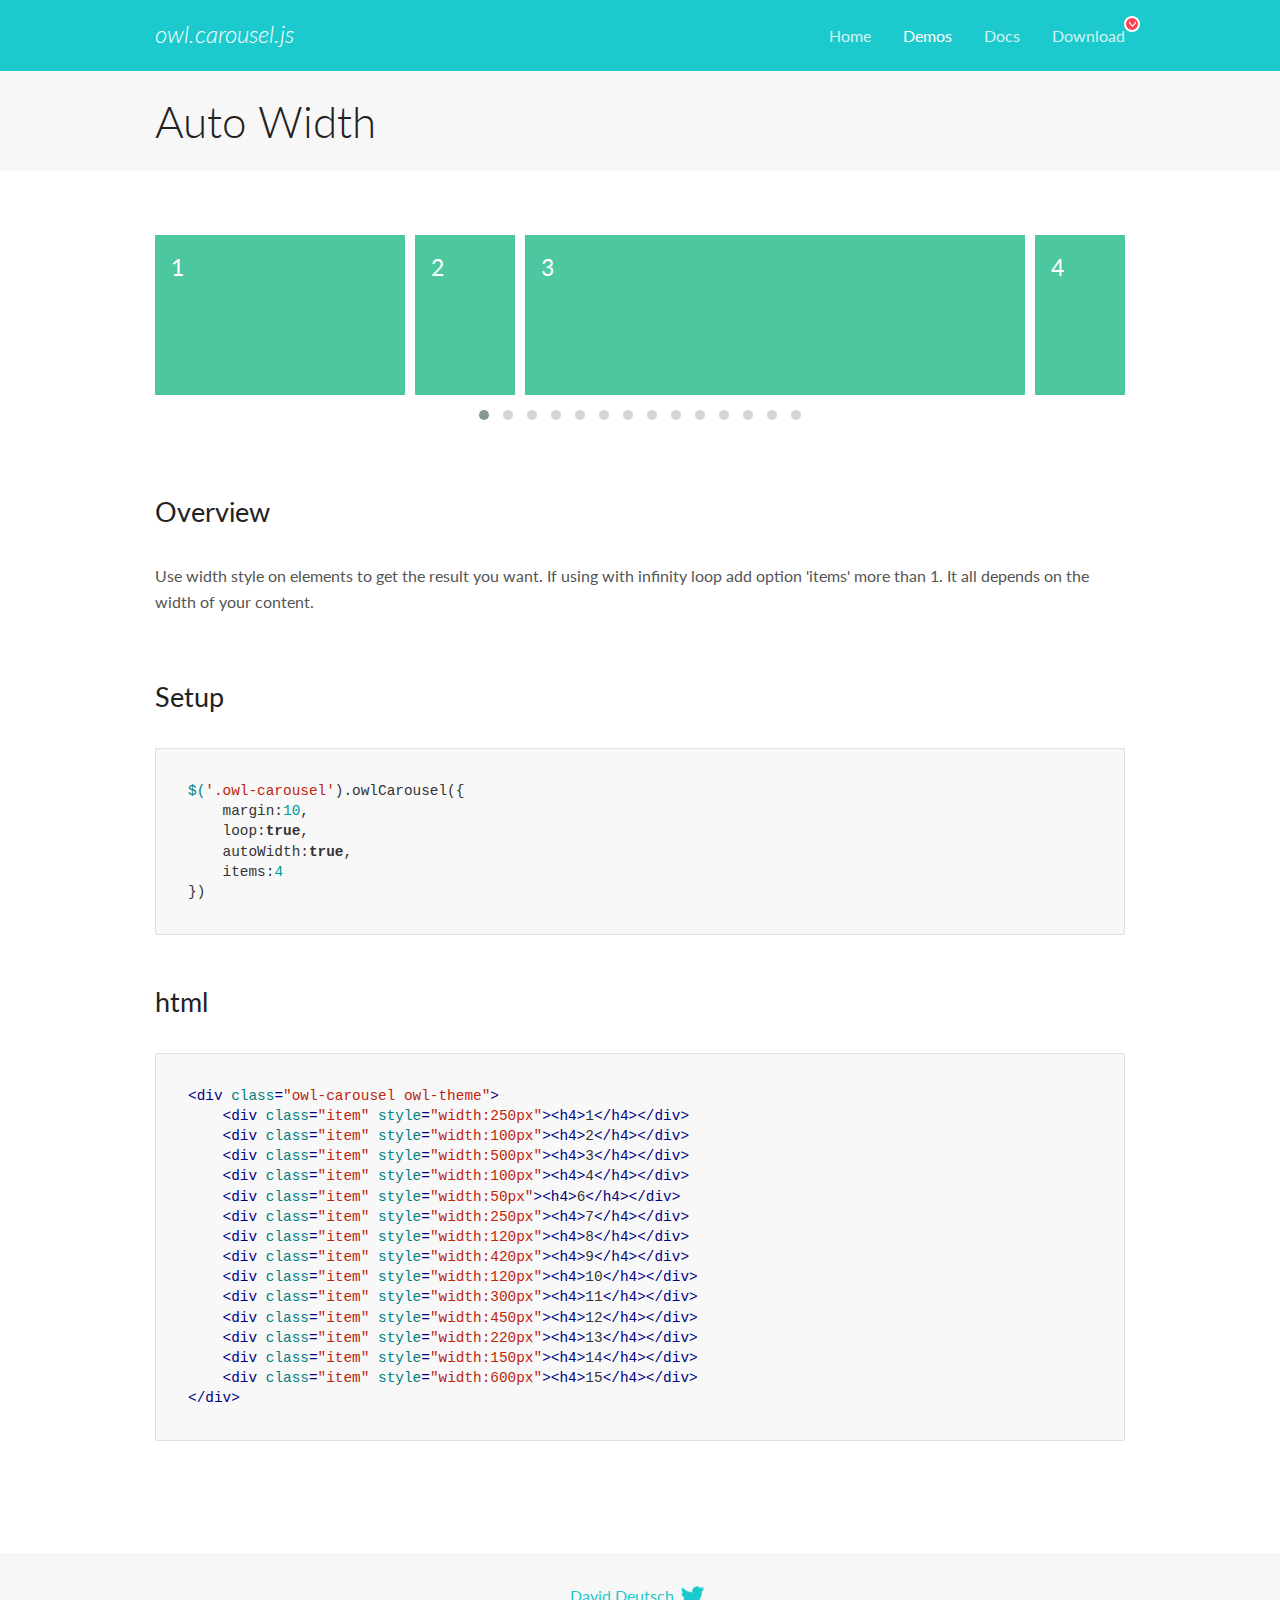
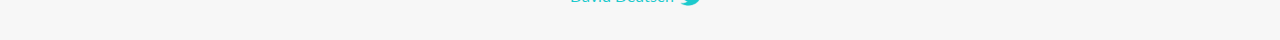
<file: OwlCarousel2-2.3.4/docs/demos/autowidth.html>
<!DOCTYPE html>
<html lang="en">
  <head>

    <!-- head -->
    <meta charset="utf-8">
    <meta name="msapplication-tap-highlight" content="no" />
    <meta name="viewport" content="width=device-width, initial-scale=1.0" />
    <meta name="description" content="Auto Width">
    <meta name="author" content="David Deutsch">
    <title>
      Auto Width Demo | Owl Carousel | 2.3.4
    </title>

    <!-- Stylesheets -->
    <link href='https://fonts.googleapis.com/css?family=Lato:300,400,700,400italic,300italic' rel='stylesheet' type='text/css'>
    <link rel="stylesheet" href="../assets/css/docs.theme.min.css">

    <!-- Owl Stylesheets -->
    <link rel="stylesheet" href="../assets/owlcarousel/assets/owl.carousel.min.css">
    <link rel="stylesheet" href="../assets/owlcarousel/assets/owl.theme.default.min.css">

    <!-- HTML5 shim and Respond.js IE8 support of HTML5 elements and media queries -->

    <!--[if lt IE 9]>
      <script src="https://oss.maxcdn.com/libs/html5shiv/3.7.0/html5shiv.js"></script>
      <script src="https://oss.maxcdn.com/libs/respond.js/1.3.0/respond.min.js"></script>
    <![endif]-->

    <!-- Favicons -->
    <link rel="apple-touch-icon-precomposed" sizes="144x144" href="../assets/ico/apple-touch-icon-144-precomposed.png">
    <link rel="shortcut icon" href="../assets/ico/favicon.png">
    <link rel="shortcut icon" href="favicon.ico">

    <!-- Yeah i know js should not be in header. Its required for demos.-->

    <!-- javascript -->
    <script src="../assets/vendors/jquery.min.js"></script>
    <script src="../assets/owlcarousel/owl.carousel.js"></script>
  </head>
  <body>

    <!-- header -->
    <header class="header">
      <div class="row">
        <div class="large-12 columns">
          <div class="brand left">
            <h3>
              <a href="/OwlCarousel2/">owl.carousel.js</a> 
            </h3>
          </div>
          <a id="toggle-nav" class="right">
            <span></span> <span></span> <span></span> 
          </a> 
          <div class="nav-bar">
            <ul class="clearfix">
              <li> <a href="/OwlCarousel2/index.html">Home</a>  </li>
              <li class="active">
                <a href="/OwlCarousel2/demos/demos.html">Demos</a> 
              </li>
              <li> <a href="/OwlCarousel2/docs/started-welcome.html">Docs</a>  </li>
              <li>
                <a href="https://github.com/OwlCarousel2/OwlCarousel2/archive/2.3.4.zip">Download</a> 
                <span class="download"></span> 
              </li>
            </ul>
          </div>
        </div>
      </div>
    </header>

    <!-- title -->
    <section class="title">
      <div class="row">
        <div class="large-12 columns">
          <h1>Auto Width</h1>
        </div>
      </div>
    </section>

    <!--  Demos -->
    <section id="demos">
      <div class="row">
        <div class="large-12 columns">
          <div class="owl-carousel owl-theme">
            <div class="item" style="width:250px">
              <h4>1</h4>
            </div>
            <div class="item" style="width:100px">
              <h4>2</h4>
            </div>
            <div class="item" style="width:500px">
              <h4>3</h4>
            </div>
            <div class="item" style="width:100px">
              <h4>4</h4>
            </div>
            <div class="item" style="width:50px">
              <h4>6</h4>
            </div>
            <div class="item" style="width:250px">
              <h4>7</h4>
            </div>
            <div class="item" style="width:120px">
              <h4>8</h4>
            </div>
            <div class="item" style="width:420px">
              <h4>9</h4>
            </div>
            <div class="item" style="width:120px">
              <h4>10</h4>
            </div>
            <div class="item" style="width:300px">
              <h4>11</h4>
            </div>
            <div class="item" style="width:450px">
              <h4>12</h4>
            </div>
            <div class="item" style="width:220px">
              <h4>13</h4>
            </div>
            <div class="item" style="width:150px">
              <h4>14</h4>
            </div>
            <div class="item" style="width:600px">
              <h4>15</h4>
            </div>
          </div>
          <h3 id="overview">Overview</h3>
          <p>Use width style on elements to get the result you want. If using with infinity loop add option &#39;items&#39; more than 1. It all depends on the width of your content.</p>
          <h3 id="setup">Setup</h3>
          <pre><code>$(&#39;.owl-carousel&#39;).owlCarousel({
    margin:10,
    loop:true,
    autoWidth:true,
    items:4
})</code></pre>
          <h3 id="html">html</h3>
          <pre><code>&lt;div class=&quot;owl-carousel owl-theme&quot;&gt;
    &lt;div class=&quot;item&quot; style=&quot;width:250px&quot;&gt;&lt;h4&gt;1&lt;/h4&gt;&lt;/div&gt;
    &lt;div class=&quot;item&quot; style=&quot;width:100px&quot;&gt;&lt;h4&gt;2&lt;/h4&gt;&lt;/div&gt;
    &lt;div class=&quot;item&quot; style=&quot;width:500px&quot;&gt;&lt;h4&gt;3&lt;/h4&gt;&lt;/div&gt;
    &lt;div class=&quot;item&quot; style=&quot;width:100px&quot;&gt;&lt;h4&gt;4&lt;/h4&gt;&lt;/div&gt;
    &lt;div class=&quot;item&quot; style=&quot;width:50px&quot;&gt;&lt;h4&gt;6&lt;/h4&gt;&lt;/div&gt;
    &lt;div class=&quot;item&quot; style=&quot;width:250px&quot;&gt;&lt;h4&gt;7&lt;/h4&gt;&lt;/div&gt;
    &lt;div class=&quot;item&quot; style=&quot;width:120px&quot;&gt;&lt;h4&gt;8&lt;/h4&gt;&lt;/div&gt;
    &lt;div class=&quot;item&quot; style=&quot;width:420px&quot;&gt;&lt;h4&gt;9&lt;/h4&gt;&lt;/div&gt;
    &lt;div class=&quot;item&quot; style=&quot;width:120px&quot;&gt;&lt;h4&gt;10&lt;/h4&gt;&lt;/div&gt;
    &lt;div class=&quot;item&quot; style=&quot;width:300px&quot;&gt;&lt;h4&gt;11&lt;/h4&gt;&lt;/div&gt;
    &lt;div class=&quot;item&quot; style=&quot;width:450px&quot;&gt;&lt;h4&gt;12&lt;/h4&gt;&lt;/div&gt;
    &lt;div class=&quot;item&quot; style=&quot;width:220px&quot;&gt;&lt;h4&gt;13&lt;/h4&gt;&lt;/div&gt;
    &lt;div class=&quot;item&quot; style=&quot;width:150px&quot;&gt;&lt;h4&gt;14&lt;/h4&gt;&lt;/div&gt;
    &lt;div class=&quot;item&quot; style=&quot;width:600px&quot;&gt;&lt;h4&gt;15&lt;/h4&gt;&lt;/div&gt;
&lt;/div&gt;</code></pre>
          <script>
            $(document).ready(function() {
              $('.owl-carousel').owlCarousel({
                margin: 10,
                loop: true,
                autoWidth: true,
                items: 4
              })
            })
          </script>
        </div>
      </div>
    </section>

    <!-- footer -->
    <footer class="footer">
      <div class="row">
        <div class="large-12 columns">
          <h5>
            <a href="/OwlCarousel2/docs/support-contact.html">David Deutsch</a> 
            <a id="custom-tweet-button" href="https://twitter.com/share?url=https://github.com/OwlCarousel2/OwlCarousel2&text=Owl Carousel - This is so awesome! " target="_blank"></a> 
          </h5>
        </div>
      </div>
    </footer>

    <!-- vendors -->
    <script src="../assets/vendors/highlight.js"></script>
    <script src="../assets/js/app.js"></script>
  </body>
</html>
</file>
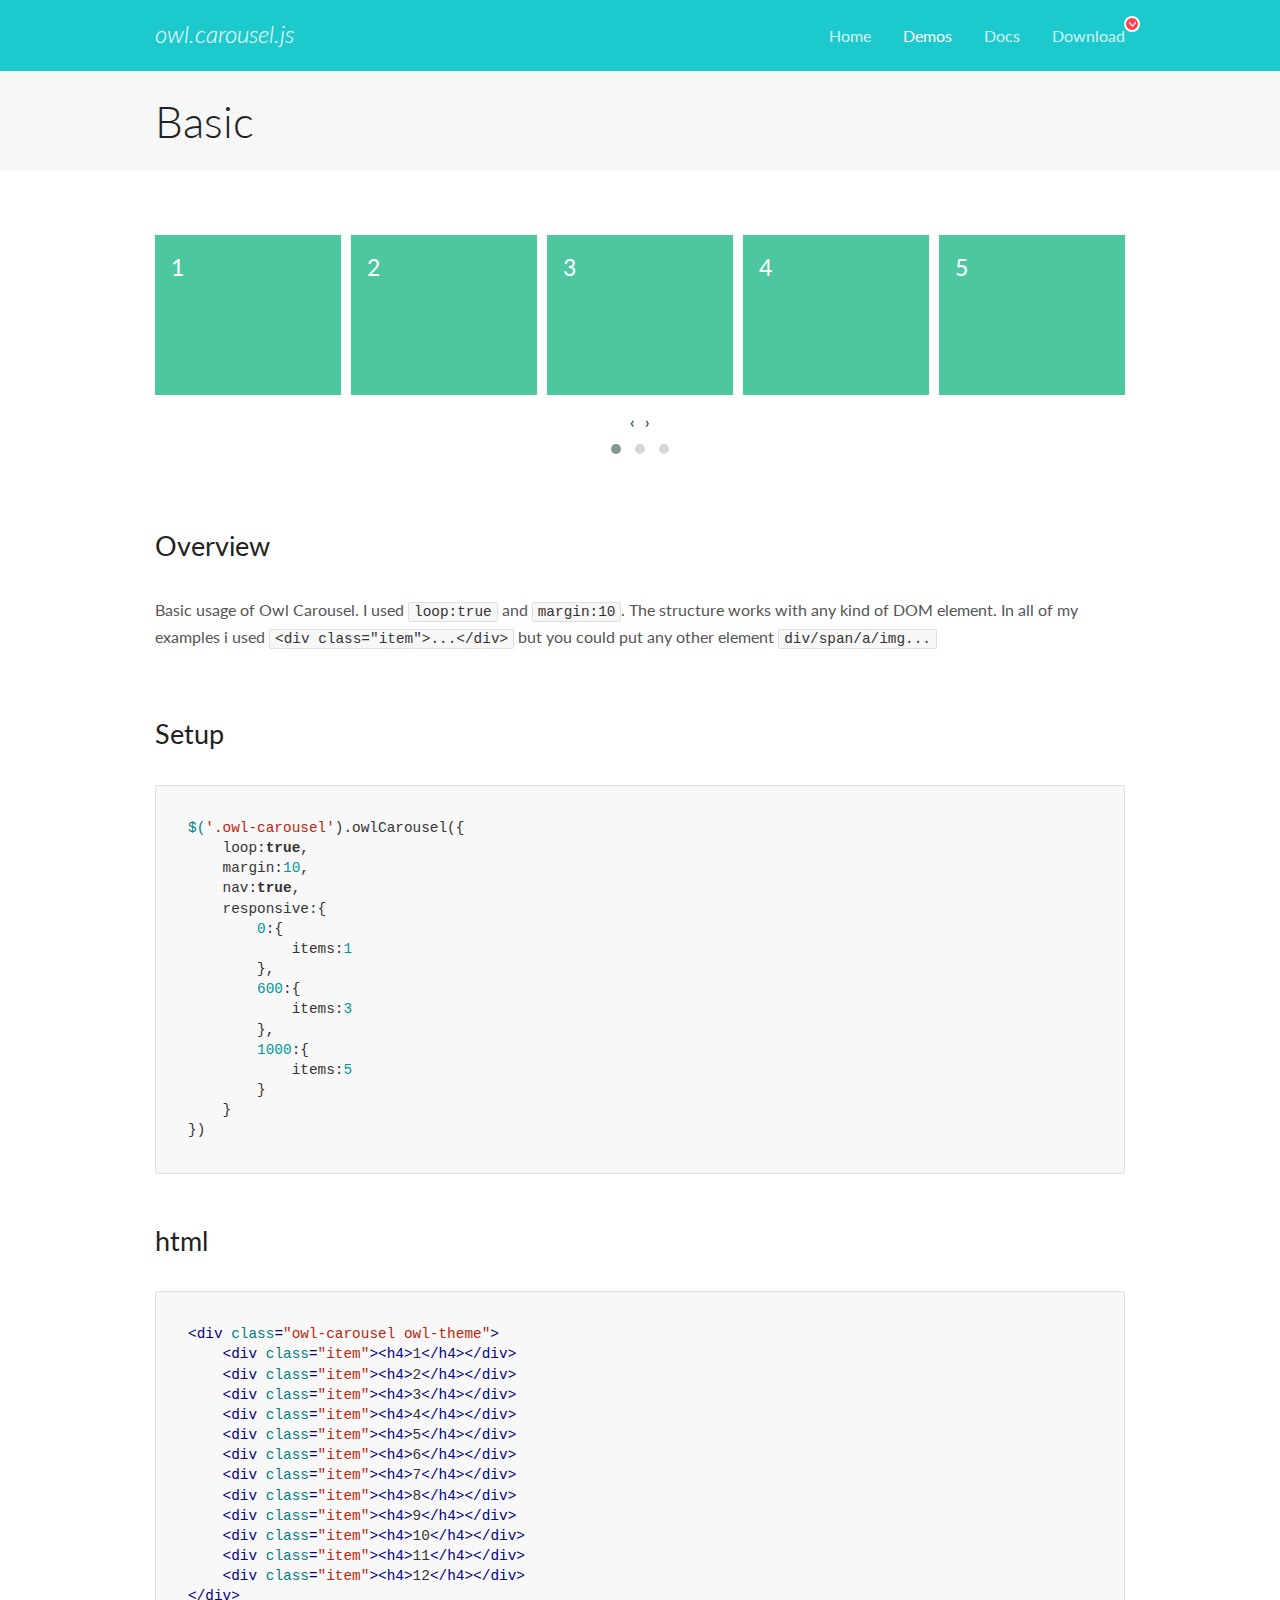
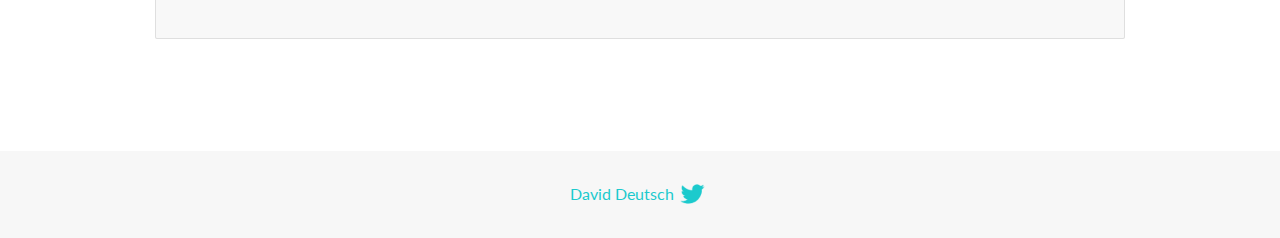
<file: OwlCarousel2-2.3.4/docs/demos/basic.html>
<!DOCTYPE html>
<html lang="en">
  <head>

    <!-- head -->
    <meta charset="utf-8">
    <meta name="msapplication-tap-highlight" content="no" />
    <meta name="viewport" content="width=device-width, initial-scale=1.0" />
    <meta name="description" content="Basic usage demo">
    <meta name="author" content="David Deutsch">
    <title>
      Basic Demo | Owl Carousel | 2.3.4
    </title>

    <!-- Stylesheets -->
    <link href='https://fonts.googleapis.com/css?family=Lato:300,400,700,400italic,300italic' rel='stylesheet' type='text/css'>
    <link rel="stylesheet" href="../assets/css/docs.theme.min.css">

    <!-- Owl Stylesheets -->
    <link rel="stylesheet" href="../assets/owlcarousel/assets/owl.carousel.min.css">
    <link rel="stylesheet" href="../assets/owlcarousel/assets/owl.theme.default.min.css">

    <!-- HTML5 shim and Respond.js IE8 support of HTML5 elements and media queries -->

    <!--[if lt IE 9]>
      <script src="https://oss.maxcdn.com/libs/html5shiv/3.7.0/html5shiv.js"></script>
      <script src="https://oss.maxcdn.com/libs/respond.js/1.3.0/respond.min.js"></script>
    <![endif]-->

    <!-- Favicons -->
    <link rel="apple-touch-icon-precomposed" sizes="144x144" href="../assets/ico/apple-touch-icon-144-precomposed.png">
    <link rel="shortcut icon" href="../assets/ico/favicon.png">
    <link rel="shortcut icon" href="favicon.ico">

    <!-- Yeah i know js should not be in header. Its required for demos.-->

    <!-- javascript -->
    <script src="../assets/vendors/jquery.min.js"></script>
    <script src="../assets/owlcarousel/owl.carousel.js"></script>
  </head>
  <body>

    <!-- header -->
    <header class="header">
      <div class="row">
        <div class="large-12 columns">
          <div class="brand left">
            <h3>
              <a href="/OwlCarousel2/">owl.carousel.js</a> 
            </h3>
          </div>
          <a id="toggle-nav" class="right">
            <span></span> <span></span> <span></span> 
          </a> 
          <div class="nav-bar">
            <ul class="clearfix">
              <li> <a href="/OwlCarousel2/index.html">Home</a>  </li>
              <li class="active">
                <a href="/OwlCarousel2/demos/demos.html">Demos</a> 
              </li>
              <li> <a href="/OwlCarousel2/docs/started-welcome.html">Docs</a>  </li>
              <li>
                <a href="https://github.com/OwlCarousel2/OwlCarousel2/archive/2.3.4.zip">Download</a> 
                <span class="download"></span> 
              </li>
            </ul>
          </div>
        </div>
      </div>
    </header>

    <!-- title -->
    <section class="title">
      <div class="row">
        <div class="large-12 columns">
          <h1>Basic</h1>
        </div>
      </div>
    </section>

    <!--  Demos -->
    <section id="demos">
      <div class="row">
        <div class="large-12 columns">
          <div class="owl-carousel owl-theme">
            <div class="item">
              <h4>1</h4>
            </div>
            <div class="item">
              <h4>2</h4>
            </div>
            <div class="item">
              <h4>3</h4>
            </div>
            <div class="item">
              <h4>4</h4>
            </div>
            <div class="item">
              <h4>5</h4>
            </div>
            <div class="item">
              <h4>6</h4>
            </div>
            <div class="item">
              <h4>7</h4>
            </div>
            <div class="item">
              <h4>8</h4>
            </div>
            <div class="item">
              <h4>9</h4>
            </div>
            <div class="item">
              <h4>10</h4>
            </div>
            <div class="item">
              <h4>11</h4>
            </div>
            <div class="item">
              <h4>12</h4>
            </div>
          </div>
          <h3 id="overview">Overview</h3>
          <p>Basic usage of Owl Carousel. I used <code>loop:true</code> and <code>margin:10</code>. The structure works with any kind of DOM element. In all of my examples i used <code>&lt;div class=&quot;item&quot;&gt;...&lt;/div&gt;</code> but you could
            put any other element <code>div/span/a/img...</code></p>
          <h3 id="setup">Setup</h3>
          <pre><code>$(&#39;.owl-carousel&#39;).owlCarousel({
    loop:true,
    margin:10,
    nav:true,
    responsive:{
        0:{
            items:1
        },
        600:{
            items:3
        },
        1000:{
            items:5
        }
    }
})</code></pre>
          <h3 id="html">html</h3>
          <pre><code>&lt;div class=&quot;owl-carousel owl-theme&quot;&gt;
    &lt;div class=&quot;item&quot;&gt;&lt;h4&gt;1&lt;/h4&gt;&lt;/div&gt;
    &lt;div class=&quot;item&quot;&gt;&lt;h4&gt;2&lt;/h4&gt;&lt;/div&gt;
    &lt;div class=&quot;item&quot;&gt;&lt;h4&gt;3&lt;/h4&gt;&lt;/div&gt;
    &lt;div class=&quot;item&quot;&gt;&lt;h4&gt;4&lt;/h4&gt;&lt;/div&gt;
    &lt;div class=&quot;item&quot;&gt;&lt;h4&gt;5&lt;/h4&gt;&lt;/div&gt;
    &lt;div class=&quot;item&quot;&gt;&lt;h4&gt;6&lt;/h4&gt;&lt;/div&gt;
    &lt;div class=&quot;item&quot;&gt;&lt;h4&gt;7&lt;/h4&gt;&lt;/div&gt;
    &lt;div class=&quot;item&quot;&gt;&lt;h4&gt;8&lt;/h4&gt;&lt;/div&gt;
    &lt;div class=&quot;item&quot;&gt;&lt;h4&gt;9&lt;/h4&gt;&lt;/div&gt;
    &lt;div class=&quot;item&quot;&gt;&lt;h4&gt;10&lt;/h4&gt;&lt;/div&gt;
    &lt;div class=&quot;item&quot;&gt;&lt;h4&gt;11&lt;/h4&gt;&lt;/div&gt;
    &lt;div class=&quot;item&quot;&gt;&lt;h4&gt;12&lt;/h4&gt;&lt;/div&gt;
&lt;/div&gt;</code></pre>
          <script>
            $(document).ready(function() {
              var owl = $('.owl-carousel');
              owl.owlCarousel({
                margin: 10,
                nav: true,
                loop: true,
                responsive: {
                  0: {
                    items: 1
                  },
                  600: {
                    items: 3
                  },
                  1000: {
                    items: 5
                  }
                }
              })
            })
          </script>
        </div>
      </div>
    </section>

    <!-- footer -->
    <footer class="footer">
      <div class="row">
        <div class="large-12 columns">
          <h5>
            <a href="/OwlCarousel2/docs/support-contact.html">David Deutsch</a> 
            <a id="custom-tweet-button" href="https://twitter.com/share?url=https://github.com/OwlCarousel2/OwlCarousel2&text=Owl Carousel - This is so awesome! " target="_blank"></a> 
          </h5>
        </div>
      </div>
    </footer>

    <!-- vendors -->
    <script src="../assets/vendors/highlight.js"></script>
    <script src="../assets/js/app.js"></script>
  </body>
</html>
</file>
